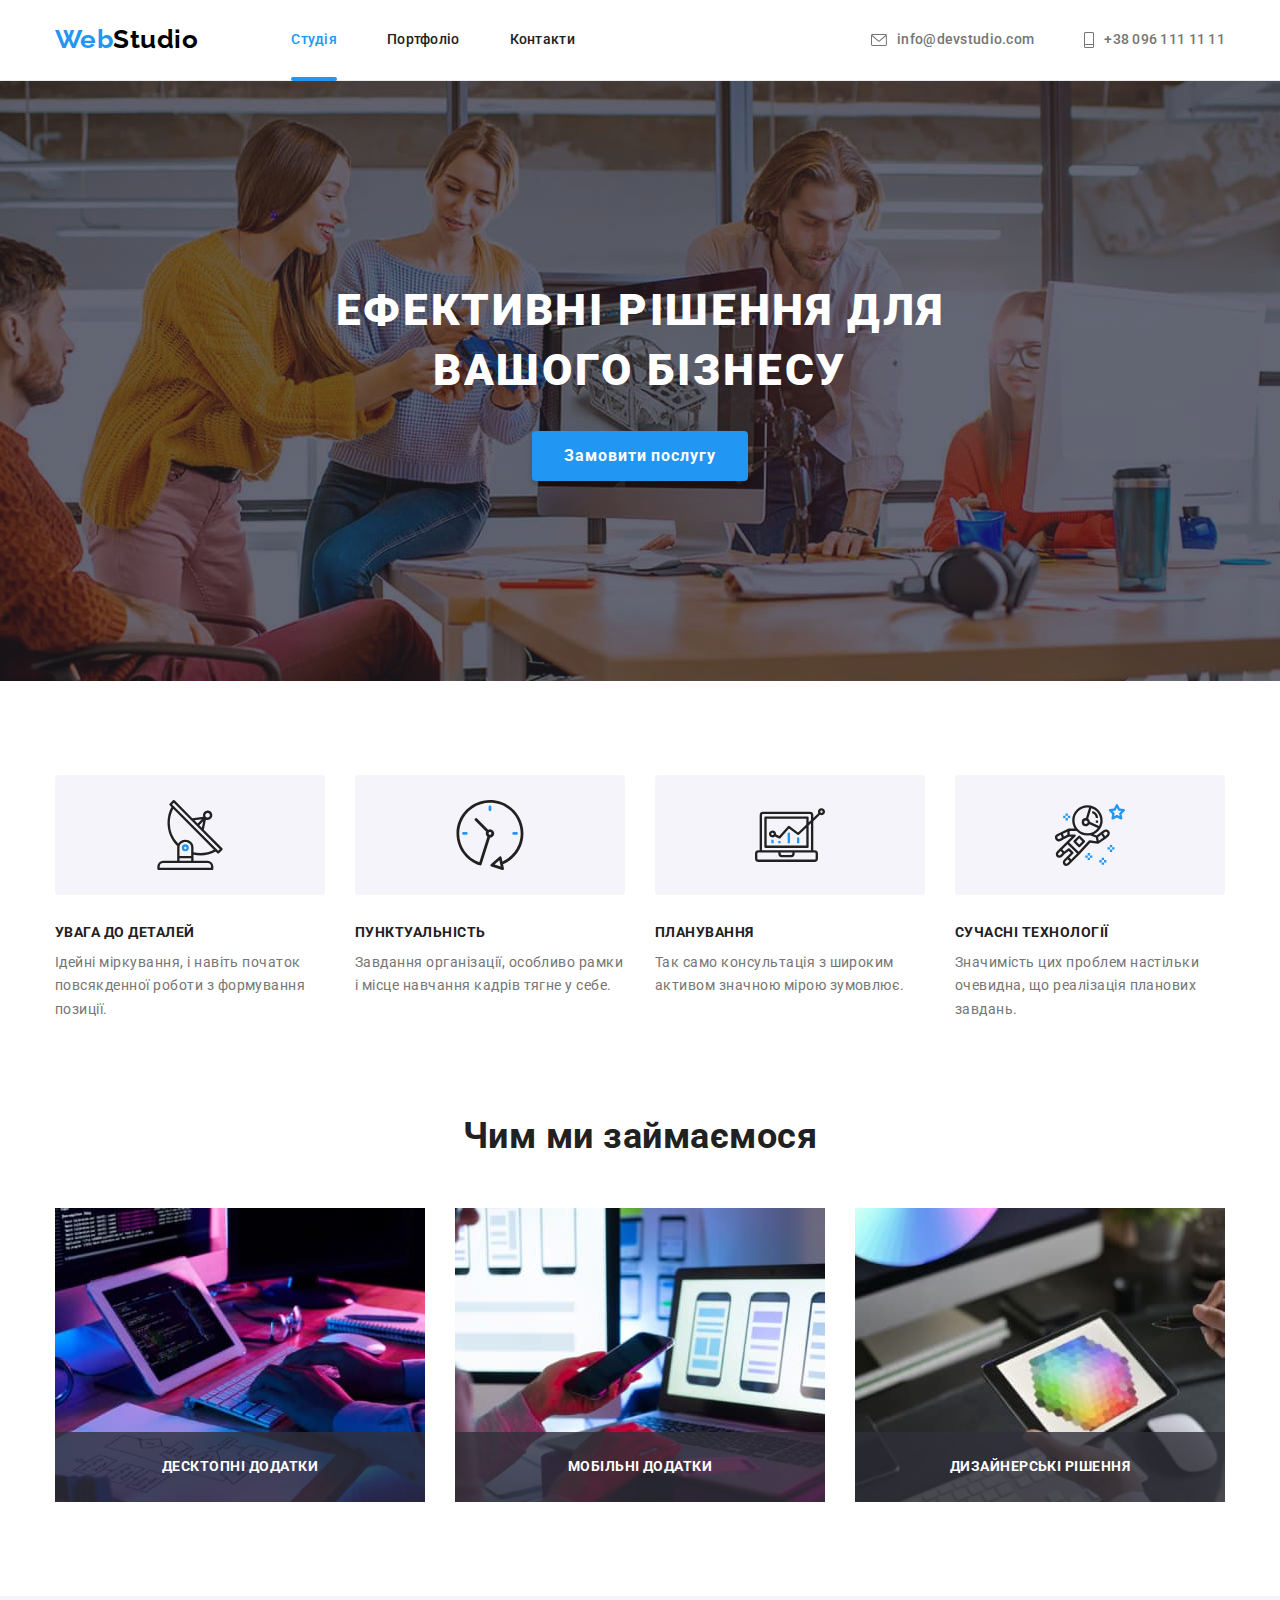
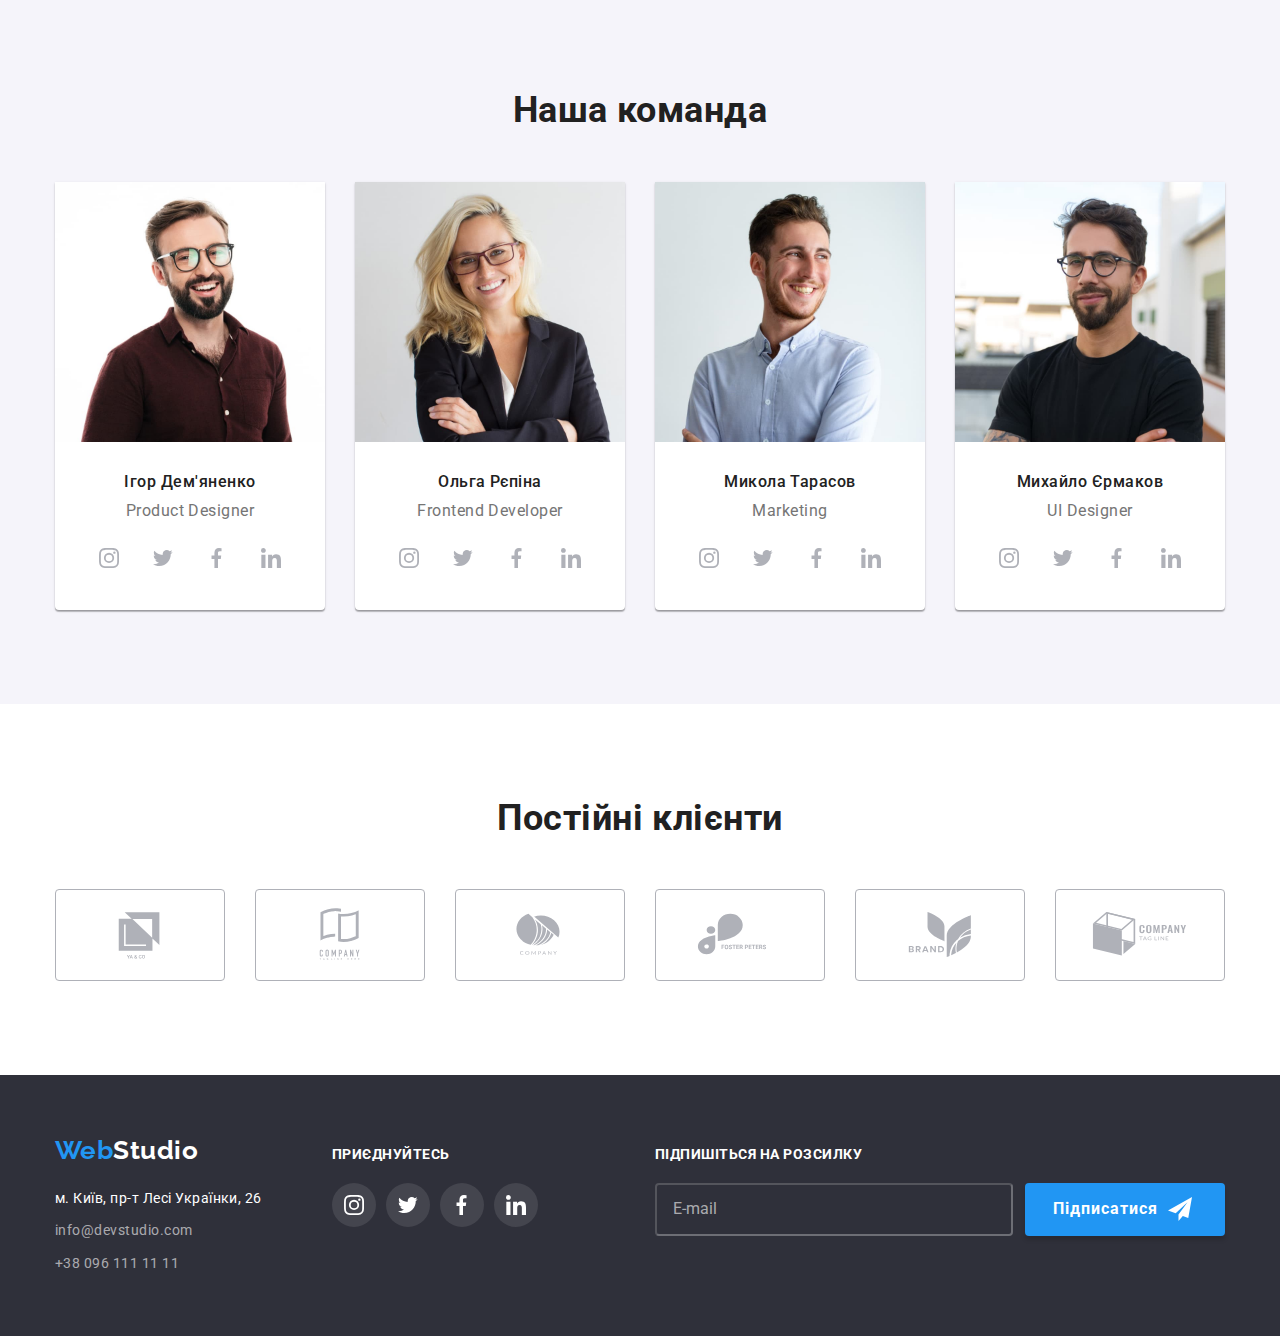
<file: index.html>
<!DOCTYPE html>
<html lang="uk">
  <head>
    <meta charset="UTF-8" />
    <meta http-equiv="X-UA-Compatible" content="IE=edge" />
    <meta name="viewport" content="width=device-width, initial-scale=1.0" />
    <title>WebStudio</title>
    <link rel="preconnect" href="https://fonts.googleapis.com" />
    <link rel="preconnect" href="https://fonts.gstatic.com" crossorigin />
    <link
      href="https://fonts.googleapis.com/css2?family=Raleway:wght@700&family=Roboto:wght@400;500;700;900&display=swap"
      rel="stylesheet"
    />
    <link
      rel="stylesheet"
      href="https://cdnjs.cloudflare.com/ajax/libs/modern-normalize/1.1.0/modern-normalize.min.css"
    />
    <link rel="stylesheet" href="./css/styles.css" />
  </head>
  <body>
    <!-- - - - - - - - - SITE NAV - - - - - - - - -->

    <header class="header">
      <div class="container main-header">
        <nav class="main-header">
          <a href="./" class="logo link"><span>Web</span>Studio</a>
          <ul class="site-nav list">
            <li class="item">
              <a href="./index.html" class="link current">Студія</a>
            </li>
            <li class="item">
              <a href="./portfolio.html" class="link">Портфоліо</a>
            </li>
            <li class="item"><a href="#" class="link">Контакти</a></li>
          </ul>
        </nav>

        <ul class="contact-nav list">
          <li class="item">
            <a href="mailto:info@devstudio.com" class="link">
              <svg class="icon" width="16" height="12">
                <use href="./images/sprite.svg#mail"></use>
              </svg>
              info@devstudio.com</a
            >
          </li>
          <li class="item">
            <a href="tel:+380961111111" class="link">
              <svg class="icon" width="10" height="16">
                <use href="./images/sprite.svg#phone"></use>
              </svg>
              +38 096 111 11 11</a
            >
          </li>
        </ul>
      </div>
    </header>

    <main>
      <!-- - - - - - - - - HERO - - - - - - - - -->

      <section class="hero">
        <h1 class="hero-title">Ефективні рішення для вашого бізнесу</h1>
        <button type="button" class="hero-button" data-modal-open>Замовити послугу</button>
      </section>

      <!-- - - - - - - - - OUR FEATURES - - - - - - - - -->

      <section class="section">
        <div class="container">
          <h2 class="visually-hidden">Наші особливості</h2>
          <ul class="features-list">
            <li class="item">
              <div class="icon-features">
                <svg width="70" height="70">
                  <use href="./images/sprite.svg#antenna"></use>
                </svg>
              </div>
              <h3 class="list-title">УВАГА ДО ДЕТАЛЕЙ</h3>
              <p class="text">
                Ідейні міркування, і навіть початок повсякденної роботи з формування позиції.
              </p>
            </li>
            <li class="item">
              <div class="icon-features">
                <svg width="70" height="70">
                  <use href="./images/sprite.svg#clock"></use>
                </svg>
              </div>
              <h3 class="list-title">ПУНКТУАЛЬНІСТЬ</h3>
              <p class="text">
                Завдання організації, особливо рамки і місце навчання кадрів тягне у себе.
              </p>
            </li>
            <li class="item">
              <div class="icon-features">
                <svg width="70" height="70">
                  <use href="./images/sprite.svg#diagram"></use>
                </svg>
              </div>
              <h3 class="list-title">ПЛАНУВАННЯ</h3>
              <p class="text">Так само консультація з широким активом значною мірою зумовлює.</p>
            </li>
            <li class="item">
              <div class="icon-features">
                <svg width="70" height="70">
                  <use href="./images/sprite.svg#astronaut"></use>
                </svg>
              </div>
              <h3 class="list-title">СУЧАСНІ ТЕХНОЛОГІЇ</h3>
              <p class="text">
                Значимість цих проблем настільки очевидна, що реалізація планових завдань.
              </p>
            </li>
          </ul>
        </div>
      </section>

      <!-- - - - - - - - - WHAT ARE WE DOING - - - - - - - - -->

      <section class="section project">
        <div class="container">
          <h2 class="title">Чим ми займаємося</h2>
          <ul class="doing-list">
            <li class="item">
              <img src="./images/what-are-we-doing-1.jpg" alt="write-code" width="370" />
              <h3 class="doing-list-title">Десктопні додатки</h3>
            </li>
            <li class="item">
              <img src="./images/what-are-we-doing-2.jpg" alt="ui-design" width="370" />
              <h3 class="doing-list-title">Мобільні додатки</h3>
            </li>
            <li class="item">
              <img src="./images/what-are-we-doing-3.jpg" alt="choose-color" width="370" />
              <h3 class="doing-list-title">Дизайнерські рішення</h3>
            </li>
          </ul>
        </div>
      </section>

      <!-- - - - - - - - - OUR TEAM - - - - - - - - -->

      <section class="section team">
        <div class="container">
          <h2 class="title">Наша команда</h2>
          <ul class="team-list">
            <li class="item">
              <img
                class="team-img"
                src="./images/our-team-1.jpg"
                alt="ihor-demyanenko-photo"
                width="270"
              />
              <div class="person">
                <h3 class="team-title-list">Ігор Дем'яненко</h3>
                <p lang="en">Product Designer</p>

                <ul class="social">
                  <li class="social-list">
                    <a href="#" class="icon-social">
                      <svg width="20" height="20">
                        <use href="./images/sprite.svg#instagram"></use>
                      </svg>
                    </a>
                  </li>
                  <li class="social-list">
                    <a href="#" class="icon-social">
                      <svg width="20" height="20">
                        <use href="./images/sprite.svg#twitter"></use>
                      </svg>
                    </a>
                  </li>
                  <li class="social-list">
                    <a href="#" class="icon-social">
                      <svg width="20" height="20">
                        <use href="./images/sprite.svg#facebook"></use>
                      </svg>
                    </a>
                  </li>
                  <li class="social-list">
                    <a href="#" class="icon-social">
                      <svg width="20" height="20">
                        <use href="./images/sprite.svg#linkedin"></use>
                      </svg>
                    </a>
                  </li>
                </ul>
              </div>
            </li>

            <li class="item">
              <img
                class="team-img"
                src="./images/our-team-2.jpg"
                alt="olha-repina-photo"
                width="270"
              />
              <div class="person">
                <h3 class="team-title-list">Ольга Рєпіна</h3>
                <p lang="en">Frontend Developer</p>
                <ul class="social">
                  <li class="social-list">
                    <a href="#" class="icon-social">
                      <svg width="20" height="20">
                        <use href="./images/sprite.svg#instagram"></use>
                      </svg>
                    </a>
                  </li>
                  <li class="social-list">
                    <a href="#" class="icon-social">
                      <svg width="20" height="20">
                        <use href="./images/sprite.svg#twitter"></use>
                      </svg>
                    </a>
                  </li>
                  <li class="social-list">
                    <a href="#" class="icon-social">
                      <svg width="20" height="20">
                        <use href="./images/sprite.svg#facebook"></use>
                      </svg>
                    </a>
                  </li>
                  <li class="social-list">
                    <a href="#" class="icon-social">
                      <svg width="20" height="20">
                        <use href="./images/sprite.svg#linkedin"></use>
                      </svg>
                    </a>
                  </li>
                </ul>
              </div>
            </li>
            <li class="item">
              <img
                class="team-img"
                src="./images/our-team-3.jpg"
                alt="mikola-tarasov-photo"
                width="270"
              />
              <div class="person">
                <h3 class="team-title-list">Микола Тарасов</h3>
                <p lang="en">Marketing</p>
                <ul class="social">
                  <li class="social-list">
                    <a href="#" class="icon-social">
                      <svg width="20" height="20">
                        <use href="./images/sprite.svg#instagram"></use>
                      </svg>
                    </a>
                  </li>
                  <li class="social-list">
                    <a href="#" class="icon-social">
                      <svg width="20" height="20">
                        <use href="./images/sprite.svg#twitter"></use>
                      </svg>
                    </a>
                  </li>
                  <li class="social-list">
                    <a href="#" class="icon-social">
                      <svg width="20" height="20">
                        <use href="./images/sprite.svg#facebook"></use>
                      </svg>
                    </a>
                  </li>
                  <li class="social-list">
                    <a href="#" class="icon-social">
                      <svg width="20" height="20">
                        <use href="./images/sprite.svg#linkedin"></use>
                      </svg>
                    </a>
                  </li>
                </ul>
              </div>
            </li>
            <li class="item">
              <img
                class="team-img"
                src="./images/our-team-4.jpg"
                alt="mihaylo-yermakov-photo"
                width="270"
              />
              <div class="person">
                <h3 class="team-title-list">Михайло Єрмаков</h3>
                <p lang="en">UI Designer</p>
                <ul class="social">
                  <li class="social-list">
                    <a href="#" class="icon-social">
                      <svg width="20" height="20">
                        <use href="./images/sprite.svg#instagram"></use>
                      </svg>
                    </a>
                  </li>
                  <li class="social-list">
                    <a href="#" class="icon-social">
                      <svg width="20" height="20">
                        <use href="./images/sprite.svg#twitter"></use>
                      </svg>
                    </a>
                  </li>
                  <li class="social-list">
                    <a href="#" class="icon-social">
                      <svg width="20" height="20">
                        <use href="./images/sprite.svg#facebook"></use>
                      </svg>
                    </a>
                  </li>
                  <li class="social-list">
                    <a href="#" class="icon-social">
                      <svg width="20" height="20">
                        <use href="./images/sprite.svg#linkedin"></use>
                      </svg>
                    </a>
                  </li>
                </ul>
              </div>
            </li>
          </ul>
        </div>
      </section>

      <!-- - - - - - - - - REGULAR CUSTOMERS - - - - - - - - -->

      <section class="section">
        <div class="container">
          <h2 class="title">Постійні клієнти</h2>

          <ul class="customers">
            <li class="item">
              <a href="" class="link">
                <svg class="icon" width="106" height="60">
                  <use href="./images/sprite.svg#company-1"></use>
                </svg>
              </a>
            </li>

            <li class="item">
              <a href="" class="link">
                <svg class="icon" width="106" height="60">
                  <use href="./images/sprite.svg#company-2"></use>
                </svg>
              </a>
            </li>

            <li class="item">
              <a href="" class="link">
                <svg class="icon" width="106" height="60">
                  <use href="./images/sprite.svg#company-3"></use>
                </svg>
              </a>
            </li>

            <li class="item">
              <a href="" class="link">
                <svg class="icon" width="106" height="60">
                  <use href="./images/sprite.svg#company-4"></use>
                </svg>
              </a>
            </li>

            <li class="item">
              <a href="" class="link">
                <svg class="icon" width="106" height="60">
                  <use href="./images/sprite.svg#company-5"></use>
                </svg>
              </a>
            </li>

            <li class="item">
              <a href="" class="link">
                <svg class="icon" width="106" height="60">
                  <use href="./images/sprite.svg#company-6"></use>
                </svg>
              </a>
            </li>
          </ul>
        </div>
      </section>
    </main>

    <!-- - - - - - - - - - FOOTER - - - - - - - - - -->

    <footer class="footer">
      <div class="container footer-flex">
        <div class="footer-address">
          <a href="./" class="footer-logo"><span>Web</span>Studio</a>
          <address class="address">
            <ul class="address-title">
              <li class="item">
                <a
                  href="https://goo.gl/maps/CPtrU1FHBa2aNyZL9"
                  target="_blank"
                  rel="noopener noreferrer nofollow"
                  class="contact link link-address"
                  >м. Київ, пр-т Лесі Українки, 26</a
                >
              </li>
              <li class="item">
                <a href="mailto:info@devstudio.com" class="contact link">info@devstudio.com</a>
              </li>
              <li class="item">
                <a href="tel:+380961111111" class="contact link">+38 096 111 11 11</a>
              </li>
            </ul>
          </address>
        </div>
        <div class="icon-footer">
          <h3 class="title-footer">приєднуйтесь</h3>
          <ul class="social-footer">
            <li class="social-list-footer">
              <a href="#" class="icon-social-footer">
                <svg width="20" height="20">
                  <use href="./images/sprite.svg#instagram"></use>
                </svg>
              </a>
            </li>
            <li class="social-list-footer">
              <a href="#" class="icon-social-footer">
                <svg width="20" height="20">
                  <use href="./images/sprite.svg#twitter"></use>
                </svg>
              </a>
            </li>
            <li class="social-list-footer">
              <a href="#" class="icon-social-footer">
                <svg width="20" height="20">
                  <use href="./images/sprite.svg#facebook"></use>
                </svg>
              </a>
            </li>
            <li class="social-list-footer">
              <a href="#" class="icon-social-footer">
                <svg width="20" height="20">
                  <use href="./images/sprite.svg#linkedin"></use>
                </svg>
              </a>
            </li>
          </ul>
        </div>
        <div class="mailing">
          <h3 class="title-footer">Підпишіться на розсилку</h3>
          <form name="mailing" class="mailing-form">
            <div class="mailing-inline">
              <label>
                <input class="mailing-inpit" type="email" name="email" placeholder="E-mail" />
              </label>
              <button type="submit" class="mailing-btn">
                Підписатися
                <svg width="24" height="24" class="icon">
                  <use href="./images/sprite.svg#send"></use>
                </svg>
              </button>
            </div>
          </form>
        </div>
      </div>
    </footer>
    <!-- - - - - - - - -  MODAL - - - - - - - - -->

    <div class="backdrop is-hidden" data-modal>
      <div class="modal">
        <button class="close" data-modal-close>
          <svg width="11" height="11">
            <use href="./images/sprite.svg#close"></use>
          </svg>
        </button>

        <form class="modal-form-list">
          <p class="modal-text">Залиште свої дані, ми вам передзвонимо</p>
          <div class="form-field">
            <label for="person" class="form-label">Ім'я</label>
            <input class="form-input" type="text" name="person-name" id="person" />
            <svg width="18" height="18" class="icon">
              <use href="./images/sprite.svg#modal-person"></use>
            </svg>
          </div>
          <div class="form-field">
            <label for="phone" class="form-label">Телефон</label>
            <input class="form-input" type="tel" name="phone" id="phone" />
            <svg width="18" height="18" class="icon">
              <use href="./images/sprite.svg#modal-phone"></use>
            </svg>
          </div>
          <div class="form-field">
            <label for="mail" class="form-label">Пошта</label>
            <input class="form-input" type="email" name="mail" id="mail" />
            <svg width="18" height="18" class="icon">
              <use href="./images/sprite.svg#modal-mail"></use>
            </svg>
          </div>
          <div class="form-field">
            <label for="comment" class="form-label">Коментар</label>
            <textarea
              class="comment-input"
              name="comment"
              id="comment"
              placeholder="Введіть текст"
              cols="30"
              rows="10"
            ></textarea>
          </div>
          <div class="checkbox-field">
            <label for="checkbox" class="checkbox-label">
              <input class="form-checkbox" type="checkbox" name="checkbox" id="checkbox" />
              <svg width="16" height="15" class="icon-no-check">
                <use href="./images/sprite.svg#no-check"></use>
              </svg>
              <svg width="16" height="15" class="icon-check">
                <use href="./images/sprite.svg#check"></use>
              </svg>
              Погоджуюся з розсилкою та приймаю
              <a href="#" class="checkbox-link">Умови договору</a>
            </label>
          </div>
          <button type="submit" class="modal-btn">Відправити</button>
        </form>
      </div>
    </div>

    <script src="./js/modal.js"></script>
  </body>
</html>
</file>
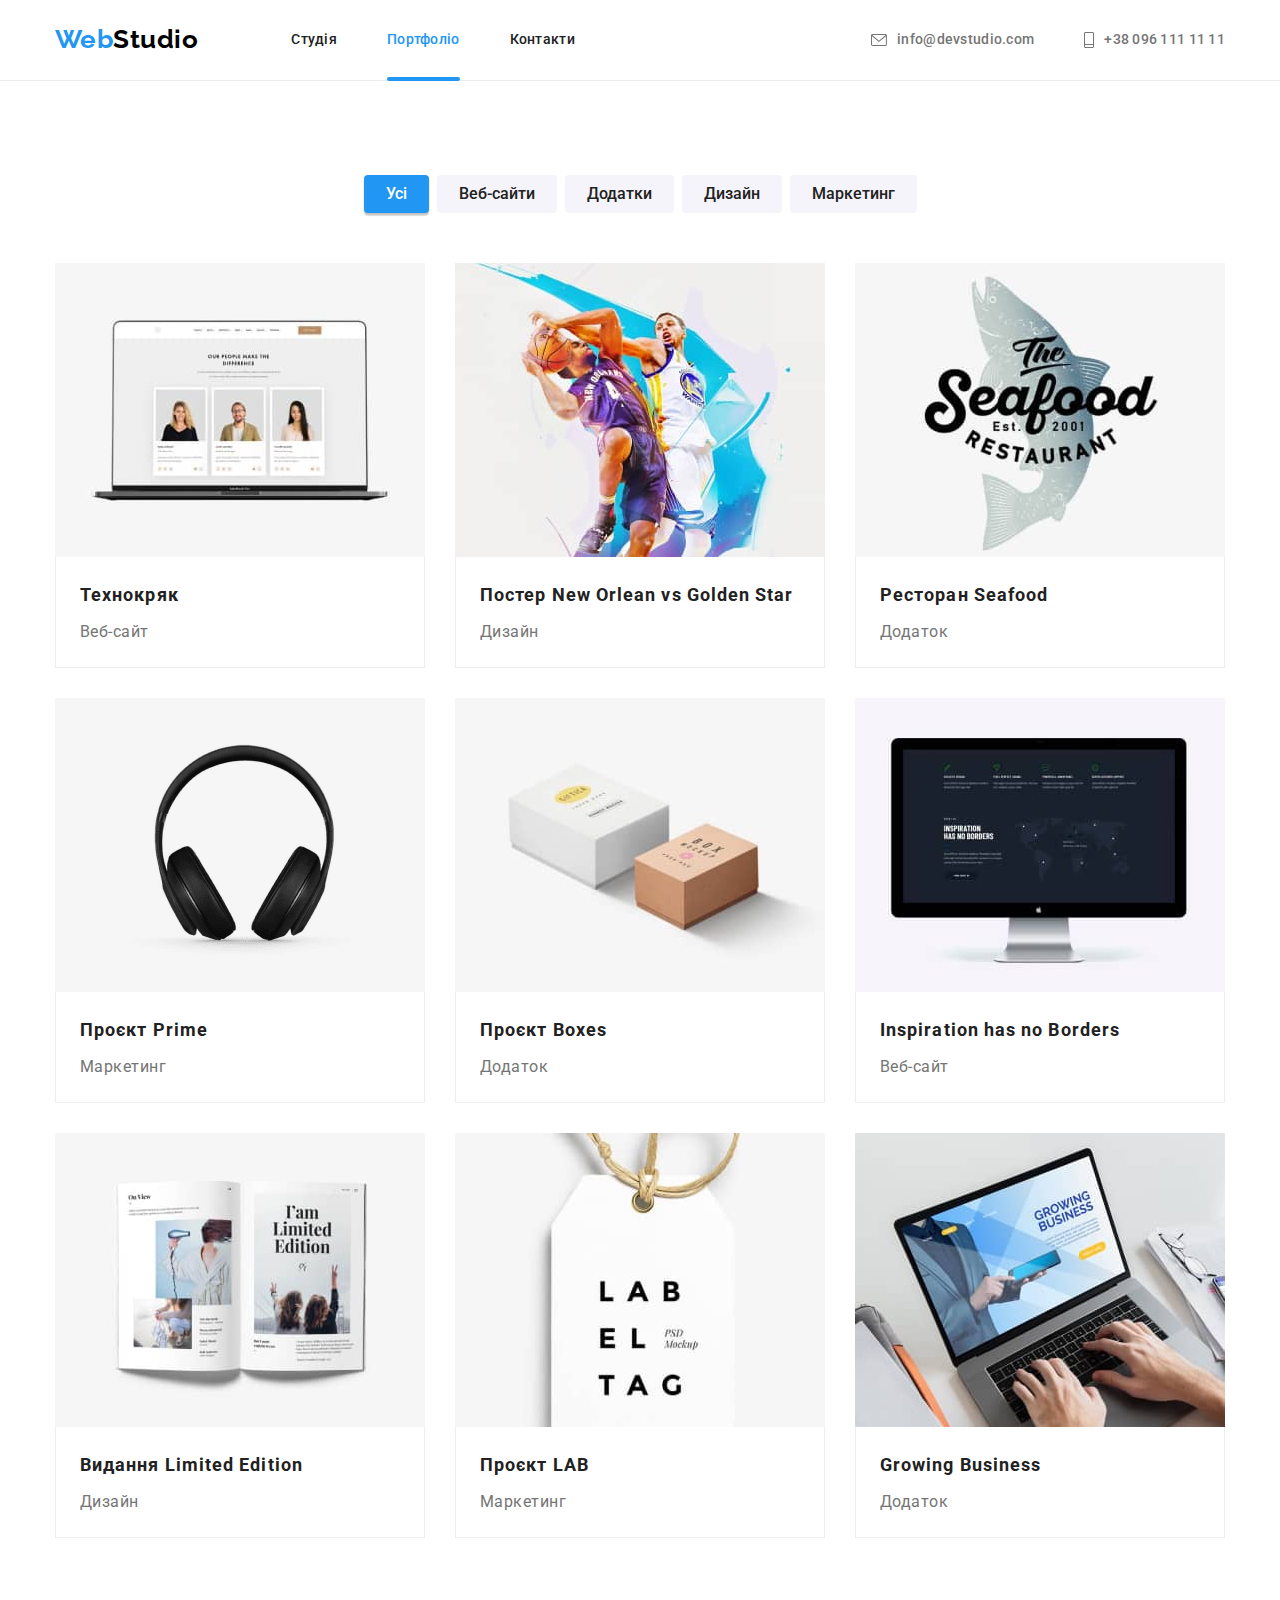
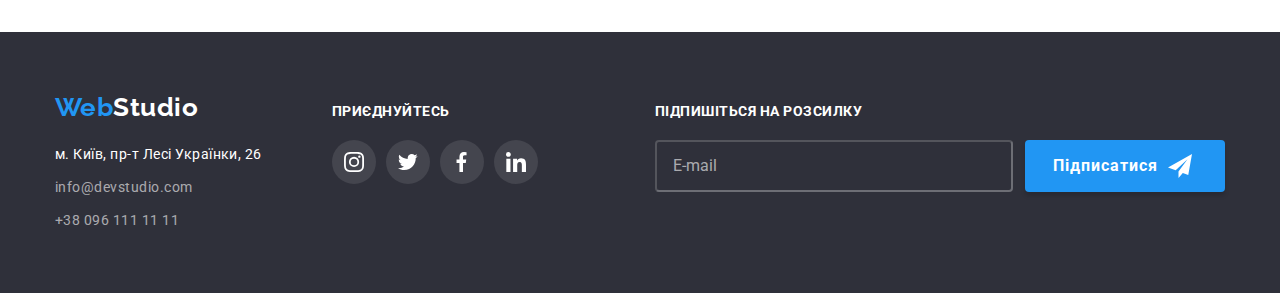
<file: portfolio.html>
<!DOCTYPE html>
<html lang="uk">
  <head>
    <meta charset="UTF-8" />
    <meta http-equiv="X-UA-Compatible" content="IE=edge" />
    <meta name="viewport" content="width=device-width, initial-scale=1.0" />
    <title>Portfolio</title>
    <link rel="preconnect" href="https://fonts.googleapis.com" />
    <link rel="preconnect" href="https://fonts.gstatic.com" crossorigin />
    <link
      href="https://fonts.googleapis.com/css2?family=Raleway:wght@700&family=Roboto:wght@400;500;700;900&display=swap"
      rel="stylesheet"
    />
    <link
      rel="stylesheet"
      href="https://cdnjs.cloudflare.com/ajax/libs/modern-normalize/1.1.0/modern-normalize.min.css"
    />
    <link rel="stylesheet" href="./css/styles.css" />
  </head>
  <body>
    <!-- - - - - - -  SITE NAV - - - - - -  -->

    <header class="header">
      <div class="container main-header">
        <nav class="main-header">
          <a href="./" class="logo link"><span>Web</span>Studio</a>
          <ul class="site-nav list">
            <li class="item">
              <a href="./index.html" class="link">Студія</a>
            </li>
            <li class="item">
              <a href="./portfolio.html" class="link current">Портфоліо</a>
            </li>
            <li class="item"><a href="#" class="link">Контакти</a></li>
          </ul>
        </nav>

        <ul class="contact-nav list">
          <li class="item">
            <a href="mailto:info@devstudio.com" class="link">
              <svg class="icon" width="16" height="12">
                <use href="./images/sprite.svg#mail"></use>
              </svg>
              info@devstudio.com</a
            >
          </li>
          <li class="item">
            <a href="tel:+380961111111" class="link">
              <svg class="icon" width="10" height="16">
                <use href="./images/sprite.svg#phone"></use>
              </svg>
              +38 096 111 11 11</a
            >
          </li>
        </ul>
      </div>
    </header>

    <main>
      <!-- - - - - - - PORTFOLIO - - - - - - -->

      <section class="section">
        <div class="container">
          <h1 class="visually-hidden">Портфоліо</h1>
          <ul class="button-list list">
            <li class="item">
              <button type="button" class="link active">Усі</button>
            </li>
            <li class="item">
              <button type="button" class="link">Веб-сайти</button>
            </li>
            <li class="item">
              <button type="button" class="link">Додатки</button>
            </li>
            <li class="item">
              <button type="button" class="link">Дизайн</button>
            </li>
            <li class="item">
              <button type="button" class="link">Маркетинг</button>
            </li>
          </ul>

          <!-- - - - - - - GRID - - - - - - -->

          <ul class="portfolio-list">
            <li class="item">
              <a href="#" class="link">
                <div class="portfolio-overley">
                  <img src="./images/1-portf-techno.jpg" alt="Технокряк" width="370" />
                  <p class="portfolio-text">
                    Ресурс пропонує комплексні пропозиції з різним рівнем функціоналу та сервісів.
                    Все це дозволить відвідувачу отримати вичерпні відомості про компанію чи
                    приватну особу.
                  </p>
                </div>
                <div class="item-border">
                  <h2 class="list-title">Технокряк</h2>
                  <p class="text">Веб-сайт</p>
                </div>
              </a>
            </li>
            <li class="item">
              <a href="#" class="link">
                <div class="portfolio-overley">
                  <img
                    src="./images/2-portf-poster.jpg"
                    alt="Постер New Orlean vs Golden Star"
                    width="370"
                  />
                  <p class="portfolio-text">
                    Ресурс пропонує комплексні пропозиції з різним рівнем функціоналу та сервісів.
                    Все це дозволить відвідувач у отримати вичерпні відомості про компанію чи
                    приватну особу.
                  </p>
                </div>
                <div class="item-border">
                  <h2 class="list-title">Постер New Orlean vs Golden Star</h2>
                  <p class="text">Дизайн</p>
                </div>
              </a>
            </li>
            <li class="item">
              <a href="#" class="link">
                <div class="portfolio-overley">
                  <img src="./images/3-portf-rest.jpg" alt="Ресторан Seafood" width="370" />
                  <p class="portfolio-text">
                    Ресурс пропонує комплексні пропозиції з різним рівнем функціоналу та сервісів.
                    Все це дозволить відвідувачу отримати вичерпні відомості про компанію чи
                    приватну особу.
                  </p>
                </div>
                <div class="item-border">
                  <h2 class="list-title">Ресторан Seafood</h2>
                  <p class="text">Додаток</p>
                </div>
              </a>
            </li>
            <li class="item">
              <a href="#" class="link">
                <div class="portfolio-overley">
                  <img src="./images/4-portf-prime.png" alt="Проєкт Prime" width="370" />
                  <p class="portfolio-text">
                    Ресурс пропонує комплексні пропозиції з різним рівнем функціоналу та сервісів.
                    Все це дозволить відвідувачу отримати вичерпні відомості про компанію чи
                    приватну особу.
                  </p>
                </div>
                <div class="item-border">
                  <h2 class="list-title">Проєкт Prime</h2>
                  <p class="text">Маркетинг</p>
                </div>
              </a>
            </li>
            <li class="item">
              <a href="#" class="link">
                <div class="portfolio-overley">
                  <img src="./images/5-portf-boxes.jpg" alt="Проєкт Boxes" width="370" />
                  <p class="portfolio-text">
                    Ресурс пропонує комплексні пропозиції з різним рівнем функціоналу та сервісів.
                    Все це дозволить відвідувачу отримати вичерпні відомості про компанію чи
                    приватну особу.
                  </p>
                </div>
                <div class="item-border">
                  <h2 class="list-title">Проєкт Boxes</h2>
                  <p class="text">Додаток</p>
                </div>
              </a>
            </li>
            <li class="item">
              <a href="#" class="link">
                <div class="portfolio-overley">
                  <img
                    src="./images/6-portf-borders.jpg"
                    alt="Inspiration has no Borders"
                    width="370"
                  />
                  <p class="portfolio-text">
                    Ресурс пропонує комплексні пропозиції з різним рівнем функціоналу та сервісів.
                    Все це дозволить відвідувач у отримати вичерпні відомості про компанію чи
                    приватну особу.
                  </p>
                </div>
                <div class="item-border">
                  <h2 class="list-title">Inspiration has no Borders</h2>
                  <p class="text">Веб-сайт</p>
                </div>
              </a>
            </li>
            <li class="item">
              <a href="#" class="link">
                <div class="portfolio-overley">
                  <img src="./images/7-portf-le.jpg" alt="Видання Limited Edition" width="370" />
                  <p class="portfolio-text">
                    Ресурс пропонує комплексні пропозиції з різним рівнем функціоналу та сервісів.
                    Все це дозволить відвідувачу отримати вичерпні відомості про компанію чи
                    приватну особу.
                  </p>
                </div>
                <div class="item-border">
                  <h2 class="list-title">Видання Limited Edition</h2>
                  <p class="text">Дизайн</p>
                </div>
              </a>
            </li>
            <li class="item">
              <a href="#" class="link">
                <div class="portfolio-overley">
                  <img src="./images/8-portf-lab.jpg" alt="Проєкт LAB" width="370" />
                  <p class="portfolio-text">
                    Ресурс пропонує комплексні пропозиції з різним рівнем функціоналу та сервісів.
                    Все це дозволить відвідувачу отримати вичерпні відомості про компанію чи
                    приватну особу.
                  </p>
                </div>
                <div class="item-border">
                  <h2 class="list-title">Проєкт LAB</h2>
                  <p class="text">Маркетинг</p>
                </div>
              </a>
            </li>
            <li class="item">
              <a href="#" class="link">
                <div class="portfolio-overley">
                  <img src="./images/9-portf-bussines.jpg" alt="Growing Business" width="370" />
                  <p class="portfolio-text">
                    Ресурс пропонує комплексні пропозиції з різним рівнем функціоналу та сервісів.
                    Все це дозволить відвідувачу отримати вичерпні відомості про компанію чи
                    приватну особу.
                  </p>
                </div>
                <div class="item-border">
                  <h2 class="list-title">Growing Business</h2>
                  <p class="text">Додаток</p>
                </div>
              </a>
            </li>
          </ul>
        </div>
      </section>
    </main>

    <!-- - - - - - - FOOTER - - - - - - -->

    <footer class="footer">
      <div class="container footer-flex">
        <div class="footer-address">
          <a href="./" class="footer-logo"><span>Web</span>Studio</a>
          <address class="address">
            <ul class="address-title">
              <li class="item">
                <a
                  href="https://goo.gl/maps/CPtrU1FHBa2aNyZL9"
                  target="_blank"
                  rel="noopener noreferrer nofollow"
                  class="contact link link-address"
                  >м. Київ, пр-т Лесі Українки, 26</a
                >
              </li>
              <li class="item">
                <a href="mailto:info@devstudio.com" class="contact link">info@devstudio.com</a>
              </li>
              <li class="item">
                <a href="tel:+380961111111" class="contact link">+38 096 111 11 11</a>
              </li>
            </ul>
          </address>
        </div>
        <div class="icon-footer">
          <h3 class="title-footer">приєднуйтесь</h3>
          <ul class="social-footer">
            <li class="social-list-footer">
              <a href="#" class="icon-social-footer">
                <svg width="20" height="20">
                  <use href="./images/sprite.svg#instagram"></use>
                </svg>
              </a>
            </li>
            <li class="social-list-footer">
              <a href="#" class="icon-social-footer">
                <svg width="20" height="20">
                  <use href="./images/sprite.svg#twitter"></use>
                </svg>
              </a>
            </li>
            <li class="social-list-footer">
              <a href="#" class="icon-social-footer">
                <svg width="20" height="20">
                  <use href="./images/sprite.svg#facebook"></use>
                </svg>
              </a>
            </li>
            <li class="social-list-footer">
              <a href="#" class="icon-social-footer">
                <svg width="20" height="20">
                  <use href="./images/sprite.svg#linkedin"></use>
                </svg>
              </a>
            </li>
          </ul>
        </div>
        <div class="mailing">
          <h3 class="title-footer">Підпишіться на розсилку</h3>
          <form name="mailing" class="mailing-form">
            <div class="mailing-inline">
              <label>
                <input class="mailing-inpit" type="email" name="email" placeholder="E-mail" />
              </label>
              <button type="submit" class="mailing-btn">
                Підписатися
                <svg width="24" height="24" class="icon">
                  <use href="./images/sprite.svg#send"></use>
                </svg>
              </button>
            </div>
          </form>
        </div>
      </div>
    </footer>
  </body>
</html>
</file>
<file: css/styles.css>
/* цвет абзацев      #757575
   цвет заголовков  #212121
   основной цвет (цвет ховера)  #2196F3 
   
   background nav #FFFFFF
   background footer (hero) #2F303A
   background first: #F5F5F5
   background second #F5F4FA
   */

:root {
  --primary-text-color: #757575;
  --title-text-color: #212121;
  --main-color: #2196f3;
  --button-bgc: #f5f4fa;
  --inverts-color: #ffffff;
  --header-border-color: #ececec;
  --portfolio-border-color: #eeeeee;
  --icon-color: #afb1b8;
}

/* UTILTTES */

/* * {
  outline: 1px dotted #ccc;
} */

h1,
h2,
h3,
h4,
p {
  margin-top: 0;
  margin-bottom: 0;
}

ul {
  list-style: none;
  margin: 0;
  padding: 0;
}

img {
  display: block;
  max-width: 100%;
  height: auto;
}

.visually-hidden {
  position: absolute;
  white-space: nowrap;
  width: 1px;
  height: 1px;
  overflow: hidden;
  border: 0;
  padding: 0;
  clip: rect(0 0 0 0);
  clip-path: inset(50%);
  margin: -1px;
}

body {
  background-color: var(--inverts-color);
  color: var(--primary-text-color);

  font-family: roboto, sans-serif;
  letter-spacing: 0.03em;
}

.section {
  padding-top: 94px;
  padding-bottom: 94px;
}

.title {
  margin-bottom: 50px;

  color: var(--title-text-color);
  font-weight: 700;
  font-size: 36px;
  line-height: 1.16;
  text-align: center;
}

/* - - - - - - SITE NAV - - - - - - */

.header {
  border-bottom: 1px solid var(--header-border-color);
}

.container {
  width: 1200px;
  margin-left: auto;
  margin-right: auto;
  padding-left: 15px;
  padding-right: 15px;
}

.main-header {
  display: flex;
  align-items: center;
}

.site-nav {
  display: flex;
}

.site-nav .item:not(:last-child) {
  margin-right: 50px;
}

.link {
  text-decoration: none;
}

.logo {
  margin-right: 93px;

  color: #000000;
  text-decoration: none;
  font-family: raleway, sans-serif;
  font-weight: 700;
  font-size: 26px;
  line-height: 1.2;
}

.logo > span {
  color: var(--main-color);
}

.site-nav .link {
  display: flex;
  padding-top: 32px;
  padding-bottom: 32px;
  outline: none;

  transition: color 250ms cubic-bezier(0.4, 0, 0.2, 1);

  color: var(--title-text-color);
  font-weight: 500;
  font-size: 14px;
  line-height: 1.14;
  letter-spacing: 0.02em;
}

.site-nav .link:hover,
.site-nav .link:focus {
  color: var(--main-color);
}

.site-nav .item {
  position: relative;
}

.site-nav .current {
  color: var(--main-color);
}

.site-nav .current::after {
  position: absolute;
  left: 0;
  bottom: -1px;

  content: '';
  width: 100%;
  height: 4px;

  background-color: var(--main-color);
  border-radius: 2px;
}

.contact-nav {
  display: flex;
  margin-left: auto;
}

.contact-nav .item:not(:last-child) {
  margin-right: 50px;
}

.contact-nav .link {
  display: flex;
  justify-content: center;
  align-items: center;
  outline: none;

  padding-top: 20px;
  padding-bottom: 20px;

  transition: color 250ms cubic-bezier(0.4, 0, 0.2, 1);

  font-weight: 500;
  font-size: 14px;
  line-height: 1.14;
  letter-spacing: 0.02em;
  color: var(--primary-text-color);
}

.contact-nav .icon {
  margin-right: 10px;
  fill: currentColor;
}

.contact-nav .link:hover,
.contact-nav .link:focus {
  color: var(--main-color);
  fill: var(--main-color);
}

/* ----------------- HERO ----------------- */

.hero {
  margin-left: auto;
  margin-right: auto;
  max-width: 1600px;
  text-align: center;
  padding-top: 200px;
  padding-bottom: 200px;

  background-color: #2f303a;
  background-image: linear-gradient(rgba(47, 48, 58, 0.4), rgba(47, 48, 58, 0.4)),
    url(../images/img.jpg);
  background-repeat: no-repeat;
  background-position: center center;
  background-size: cover;
}

.hero-title {
  width: 696px;
  margin-left: auto;
  margin-right: auto;
  margin-top: 0;
  margin-bottom: 30px;

  font-weight: 900;
  font-size: 44px;
  line-height: 1.36;
  letter-spacing: 0.06em;
  text-transform: uppercase;
  text-align: center;
  color: var(--inverts-color);
}

.hero-button {
  min-width: 216px;
  border-radius: 4px;
  padding: 10px 32px;
  border-style: none;
  cursor: pointer;
  outline: none;

  transition: background-color 250ms cubic-bezier(0.4, 0, 0.2, 1);

  font-family: roboto, sans-serif;
  font-weight: 700;
  font-size: 16px;
  line-height: 1.88;
  letter-spacing: 0.06em;

  color: var(--inverts-color);
  background-color: var(--main-color);
  box-shadow: 0px 4px 4px rgba(0, 0, 0, 0.15);
}

.hero-button:hover,
.hero-button:focus {
  background-color: #188ce8;
}

/* OUR FEATURES */

.icon-features {
  display: flex;
  height: 120px;
  border-radius: 4px;
  margin-bottom: 30px;
  align-items: center;
  justify-content: center;

  background-color: var(--button-bgc);
}

.features-list .text {
  font-size: 14px;
  line-height: 1.7;
}

.features-list .list-title {
  margin-bottom: 10px;

  color: var(--title-text-color);
  font-weight: 700;
  font-size: 14px;
  line-height: 1.14;
  text-transform: uppercase;
}

.features-list {
  display: flex;
  flex-wrap: wrap;
}

.features-list .item {
  width: calc((100% - 90px) / 4);
}

.features-list .item:not(:last-child) {
  margin-right: 30px;
}

/* - - - - - - - - WHAT ARE WE DOING - - - - - - - - */

.project {
  padding-top: 0px;
}

.doing-list {
  display: flex;
}

.doing-list .item {
  position: relative;
}

.doing-list-title {
  position: absolute;
  bottom: 0;
  left: 0;

  padding-top: 27px;
  padding-bottom: 27px;
  text-align: center;
  width: 100%;

  color: #ffffff;
  font-weight: 700;
  font-size: 14px;
  line-height: 1.14;
  text-transform: uppercase;

  background-color: rgba(47, 48, 58, 0.8);
}

.doing-list .item:not(:last-child) {
  margin-right: 30px;
}

/* OUR TEAM */

.team {
  background-color: var(--button-bgc);
}

.person {
  padding-top: 30px;
  padding-bottom: 30px;
}

.team-title-list {
  margin-bottom: 10px;

  color: var(--title-text-color);
  font-weight: 500;
  font-size: 16px;
  line-height: 1.19;
  text-align: center;
}

.team-list .list-title {
  color: var(--title-text-color);
  font-weight: 700;
  font-size: 14px;
  line-height: 1.14;
  text-transform: uppercase;
}

.team p {
  font-size: 16px;
  line-height: 1.19;
  text-align: center;
}

.team-list {
  display: flex;
}

.team-list .item {
  width: calc((100% - 90px) / 4);

  background: #ffffff;
  box-shadow: 0px 1px 3px rgba(0, 0, 0, 0.12), 0px 1px 1px rgba(0, 0, 0, 0.14),
    0px 2px 1px rgba(0, 0, 0, 0.2);
  border-radius: 0px 0px 4px 4px;
}

.team-list .item:not(:last-child) {
  margin-right: 30px;
}

.social {
  display: flex;
  align-items: center;
  justify-content: center;
  margin-top: 16px;
}

.icon-social {
  display: flex;
  justify-content: center;
  align-items: center;
  width: 44px;
  height: 44px;
  border-radius: 50%;
  outline: none;

  transition: background-color 250ms cubic-bezier(0.4, 0, 0.2, 1),
    fill 250ms cubic-bezier(0.4, 0, 0.2, 1);

  fill: var(--icon-color);
}

.social .social-list:not(:last-child) {
  margin-right: 10px;
}

.icon-social:hover,
.icon-social:focus {
  fill: #ffffff;
  background-color: var(--main-color);
}

/* ------------ REGULAR CUSTOMERS ------------ */

.customers {
  display: flex;
}

.customers .item {
  width: calc((100% - 150px) / 6);
}

.customers .item:not(:last-child) {
  margin-right: 30px;
}

.customers .item .link {
  display: flex;
  align-items: center;
  justify-content: center;
  height: 92px;
  border: 1px solid var(--icon-color);
  border-radius: 4px;
  outline: none;

  transition: border-color 250ms cubic-bezier(0.4, 0, 0.2, 1);
}

.customers .link .icon {
  fill: var(--icon-color);

  transition: fill 250ms cubic-bezier(0.4, 0, 0.2, 1);
}

.customers .link:hover .icon,
.customers .link:focus .icon {
  fill: var(--main-color);
}

.customers .link:hover,
.customers .link:focus {
  border-color: var(--main-color);
}

/* - - - - - - PORTFOLIO - - - - - - */

.button-list {
  display: flex;
  justify-content: center;
  margin-bottom: 50px;
}

.button-list .item:not(:last-child) {
  margin-right: 8px;
}

.button-list .link {
  padding: 6px 22px;
  border-style: none;
  border-radius: 4px;
  cursor: pointer;

  transition: color 250ms cubic-bezier(0.4, 0, 0.2, 1),
    background-color 250ms cubic-bezier(0.4, 0, 0.2, 1),
    box-shadow 250ms cubic-bezier(0.4, 0, 0.2, 1);

  color: var(--title-text-color);
  background-color: var(--button-bgc);
  font-family: roboto, sans-serif;
  font-weight: 500;
  font-size: 16px;
  line-height: 1.62;
  text-align: center;
}

.button-list .link:hover,
.button-list .link:focus {
  color: var(--inverts-color);
  background-color: var(--main-color);
  box-shadow: 0px 3px 1px rgba(0, 0, 0, 0.1), 0px 1px 2px rgba(0, 0, 0, 0.08),
    0px 2px 2px rgba(0, 0, 0, 0.12);
}

.button-list .active {
  color: var(--inverts-color);
  background-color: var(--main-color);
  box-shadow: 0px 3px 1px rgba(0, 0, 0, 0.1), 0px 1px 2px rgba(0, 0, 0, 0.08),
    0px 2px 2px rgba(0, 0, 0, 0.12);
}

/* --------------- GRID --------------- */

.portfolio-list {
  display: flex;
  flex-wrap: wrap;
}

.portfolio-list .item {
  width: calc((100% - 60px) / 3);
}

.portfolio-overley {
  position: relative;
  overflow: hidden;
}

.portfolio-text {
  position: absolute;
  top: 0;
  left: 0;
  display: flex;
  align-items: center;
  justify-content: center;

  transform: translateY(100%);
  transition: transform 250ms cubic-bezier(0.4, 0, 0.2, 1);

  width: 100%;
  height: 100%;
  padding-left: 24px;
  padding-right: 24px;

  font-family: roboto, sans-serif;
  font-size: 18px;
  line-height: 1.56;
  letter-spacing: 3%;
  color: #ffffff;
  background-color: rgba(33, 150, 243, 0.9);
}

.portfolio-list .link:hover .portfolio-text,
.portfolio-list .link:focus .portfolio-text {
  transform: translateY(0);
}

.portfolio-list .item .link {
  display: block;
  transition: box-shadow 250ms cubic-bezier(0.4, 0, 0.2, 1);
}

.portfolio-list .item .link:hover,
.portfolio-list .item .link:focus {
  box-shadow: 0px 1px 1px rgb(0 0 0 / 12%), 0px 4px 4px rgb(0 0 0 / 6%),
    1px 4px 6px rgb(0 0 0 / 16%);
}

.item-border {
  padding-top: 20px;
  padding-right: 24px;
  padding-bottom: 20px;
  padding-left: 24px;
  border-right: 1px solid var(--portfolio-border-color);
  border-bottom: 1px solid var(--portfolio-border-color);
  border-left: 1px solid var(--portfolio-border-color);
}

.portfolio-list .item:not(:nth-child(3n)) {
  margin-right: 30px;
}

.portfolio-list .item:not(:nth-last-child(-n + 3)) {
  margin-bottom: 30px;
}

.portfolio-list a {
  text-decoration: none;
}

.portfolio-list .list-title {
  margin-bottom: 4px;

  color: var(--title-text-color);
  font-weight: 700;
  font-size: 18px;
  line-height: 2;
  letter-spacing: 0.06em;
}

.portfolio-list .text {
  color: var(--primary-text-color);
  font-family: roboto;
  font-size: 16px;
  line-height: 1.88;
}

/* --------------- FOOTER --------------- */

.footer {
  display: flex;
  padding-top: 60px;
  padding-bottom: 60px;

  background-color: #2f303a;
}

.footer-flex {
  display: flex;
  align-items: baseline;
}

.footer-address {
  margin-right: 70px;
}

.footer-logo {
  display: inline-block;
  margin-bottom: 20px;

  color: var(--inverts-color);
  text-decoration: none;
  font-family: raleway, sans-serif;
  font-weight: 700;
  font-size: 26px;
  line-height: 1.2;
}

.footer-logo > span {
  color: var(--main-color);
}

.address-title .item .link-address {
  color: var(--inverts-color);
  font-style: normal;
  font-size: 14px;
  line-height: 1.71;
}

.address-title .contact {
  outline: none;

  transition: color 250ms cubic-bezier(0.4, 0, 0.2, 1);

  font-family: roboto, sans-serif;
  font-style: normal;
  font-size: 14px;
  line-height: 1.71;

  color: rgba(255, 255, 255, 0.6);
}

.address-title .contact:hover,
.address-title .contact:focus {
  color: var(--main-color);
}

.address-title .item:not(:last-child) {
  margin-bottom: 9px;
}

.title-footer {
  font-size: 14px;
  line-height: 1.14;
  text-transform: uppercase;
  margin-bottom: 20px;

  color: #ffffff;
}

.social-footer {
  display: flex;
  align-items: center;
  margin-top: 16px;
}

.icon-social-footer {
  display: flex;
  justify-content: center;
  align-items: center;
  outline: none;

  width: 44px;
  height: 44px;
  border-radius: 50%;

  transition: background-color 250ms cubic-bezier(0.4, 0, 0.2, 1);

  background-color: rgba(255, 255, 255, 0.1);
  fill: #ffffff;
}

.social-footer .social-list-footer:not(:last-child) {
  margin-right: 10px;
}

.icon-social-footer:hover,
.icon-social-footer:focus {
  fill: #ffffff;
  background-color: var(--main-color);
}

.mailing {
  margin-left: auto;
}

.mailing .mailing-inline {
  display: flex;
}

.mailing .mailing-inpit {
  padding-top: 15px;
  padding-bottom: 15px;
  padding-left: 16px;
  min-width: 358px;
  border-radius: 4px;
  outline: none;

  transition: border-color 250ms cubic-bezier(0.4, 0, 0.2, 1);

  border-color: rgba(255, 255, 255, 0.3);
  background-color: #2f303a;
  color: #ffffff;
}

.mailing .mailing-inpit:hover,
.mailing .mailing-inpit:focus {
  border-color: var(--main-color);
}

.mailing-inpit::placeholder {
  color: rgba(255, 255, 255, 0.6);
}

.mailing .mailing-btn {
  display: inline-flex;
  align-items: center;
  outline: none;

  padding: 10px 28px;
  border-radius: 4px;
  border: transparent;
  margin-left: 12px;
  min-width: 200px;
  cursor: pointer;

  transition: background-color 250ms cubic-bezier(0.4, 0, 0.2, 1);

  font-weight: 700;
  font-size: 16px;
  line-height: 1.88;
  letter-spacing: 0.06em;

  box-shadow: 0px 4px 4px rgba(0, 0, 0, 0.15);

  color: #ffffff;
  background-color: var(--main-color);
}

.mailing .mailing-btn .icon {
  margin-left: 10px;
}

.mailing .mailing-btn:hover,
.mailing .mailing-btn:focus {
  background-color: #188ce8;
}

/* - - - - - - - -  MODAL - - - - - - - - */

.backdrop {
  position: fixed;
  top: 0;
  left: 0;

  width: 100%;
  height: 100%;

  background-color: rgba(0, 0, 0, 0.2);

  opacity: 1;
  transition: opacity 250ms cubic-bezier(0.4, 0, 0.2, 1);
}

.backdrop.is-hidden {
  opacity: 0;
  pointer-events: none;
}

.backdrop.is-hidden .modal {
  transform: translate(-50%, -50%) scale(0.5);
}

.modal {
  position: absolute;
  top: 50%;
  left: 50%;

  transform: translate(-50%, -50%) scale(1);
  transition: transform 250ms cubic-bezier(0.4, 0, 0.2, 1);

  min-width: 528px;
  min-height: 581px;
  border-radius: 4px;

  background-color: #fff;
  box-shadow: 1px 0px 2px rgba(0, 0, 0, 0.2), 1px 0px 1px rgba(0, 0, 0, 0.14),
    3px 0px 1px rgba(0, 0, 0, 0.12);
}

.backdrop .close {
  position: absolute;
  right: 8px;
  top: 8px;

  display: flex;
  align-items: center;
  justify-content: center;

  width: 30px;
  height: 30px;
  cursor: pointer;
  outline: none;

  border-radius: 50%;
  border-width: 1px;
  border-color: rgba(0, 0, 0, 0.1);
  background-color: #ffffff;
}

.backdrop .close:hover,
.backdrop .close:focus {
  fill: var(--main-color);
}

.modal-form-list {
  padding: 40px;
}

.modal-text {
  text-align: center;
  margin-bottom: 12px;

  font-weight: 700;
  font-size: 20px;
  line-height: 1.15;

  color: var(--title-text-color);
}

.form-field {
  position: relative;
  display: flex;
  flex-direction: column;
  margin-bottom: 10px;
}

.form-label {
  font-size: 12px;
  line-height: 1.16;
  margin-bottom: 5px;
}

.form-input {
  width: 448px;
  height: 40px;
  margin: 0;
  padding: 0;
  padding-left: 42px;
  border: 1px solid rgba(33, 33, 33, 0.2);
  border-radius: 4px;
  box-sizing: border-box;
  outline: none;

  transition: border-color 250ms cubic-bezier(0.4, 0, 0.2, 1);
}

.form-input:hover + .icon,
.form-input:focus + .icon {
  fill: var(--main-color);
}

.form-input:hover,
.form-input:focus {
  border-color: var(--main-color);
}

.form-field .icon {
  position: absolute;
  top: 50%;
  left: 10px;

  transition: fill 250ms cubic-bezier(0.4, 0, 0.2, 1);
}

.comment-input {
  width: 448px;
  height: 120px;
  padding: 12px 16px;
  margin-bottom: 20px;
  border: 1px solid rgba(33, 33, 33, 0.2);
  border-radius: 4px;
  box-sizing: border-box;
  resize: none;
  outline: none;

  transition: border-color 250ms cubic-bezier(0.4, 0, 0.2, 1);
}

.comment-input::placeholder {
  font-size: 12px;
  line-height: 1.17;
  color: rgba(117, 117, 117, 0.5);
}

.comment-input:hover,
.comment-input:focus {
  border-color: var(--main-color);
}

.checkbox-field {
  display: flex;
  justify-content: center;
  margin-bottom: 30px;
}

.checkbox-label {
  position: relative;
  display: flex;
  align-items: center;

  font-size: 14px;
  line-height: 1.7;
  letter-spacing: 0.03em;

  color: var(--primary-text-color);
}

.form-checkbox {
  display: flex;
  position: absolute;
  white-space: nowrap;
  width: 1px;
  height: 1px;
  overflow: hidden;
  border: 0;
  padding: 0;
  clip: rect(0 0 0 0);
  clip-path: inset(50%);
  margin: -1px;
}

.icon-no-check {
  margin-right: 7px;
  width: 16px;
  height: 15px;
  border-radius: 2px;
  opacity: 1;

  background-color: #ffffff;
}

.form-checkbox:checked ~ .icon-no-check {
  opacity: 0;
}

.form-checkbox:hover ~ .icon-no-check,
.form-checkbox:focus ~ .icon-no-check {
  fill: var(--main-color);
}

.icon-check {
  position: absolute;
  margin-right: 7px;
  width: 16px;
  height: 15px;
  border-radius: 2px;

  background-color: var(--main-color);

  opacity: 0;

  transition: opacity 250ms cubic-bezier(0.4, 0, 0.2, 1);
}

.form-checkbox:checked ~ .icon-check {
  opacity: 1;
}

.checkbox-link {
  margin-left: 4px;
  outline: none;

  color: var(--main-color);

  transition: background-color 250ms cubic-bezier(0.4, 0, 0.2, 1);
}

.checkbox-link:hover,
.checkbox-link:focus {
  text-decoration: none;
}

.modal-btn {
  display: block;
  margin-left: auto;
  margin-right: auto;
  padding: 10px 52px;
  border-radius: 4px;
  border: transparent;

  outline: none;

  font-size: 16px;
  line-height: 1.9;
  font-weight: 700;
  letter-spacing: 0.06em;

  transition: background-color 250ms cubic-bezier(0.4, 0, 0.2, 1);

  box-shadow: 0px 4px 4px rgba(0, 0, 0, 0.15);
  color: #ffffff;
  background-color: var(--main-color);
}

.modal-btn:hover,
.modal-btn:focus {
  background-color: #188ce8;
}
</file>
